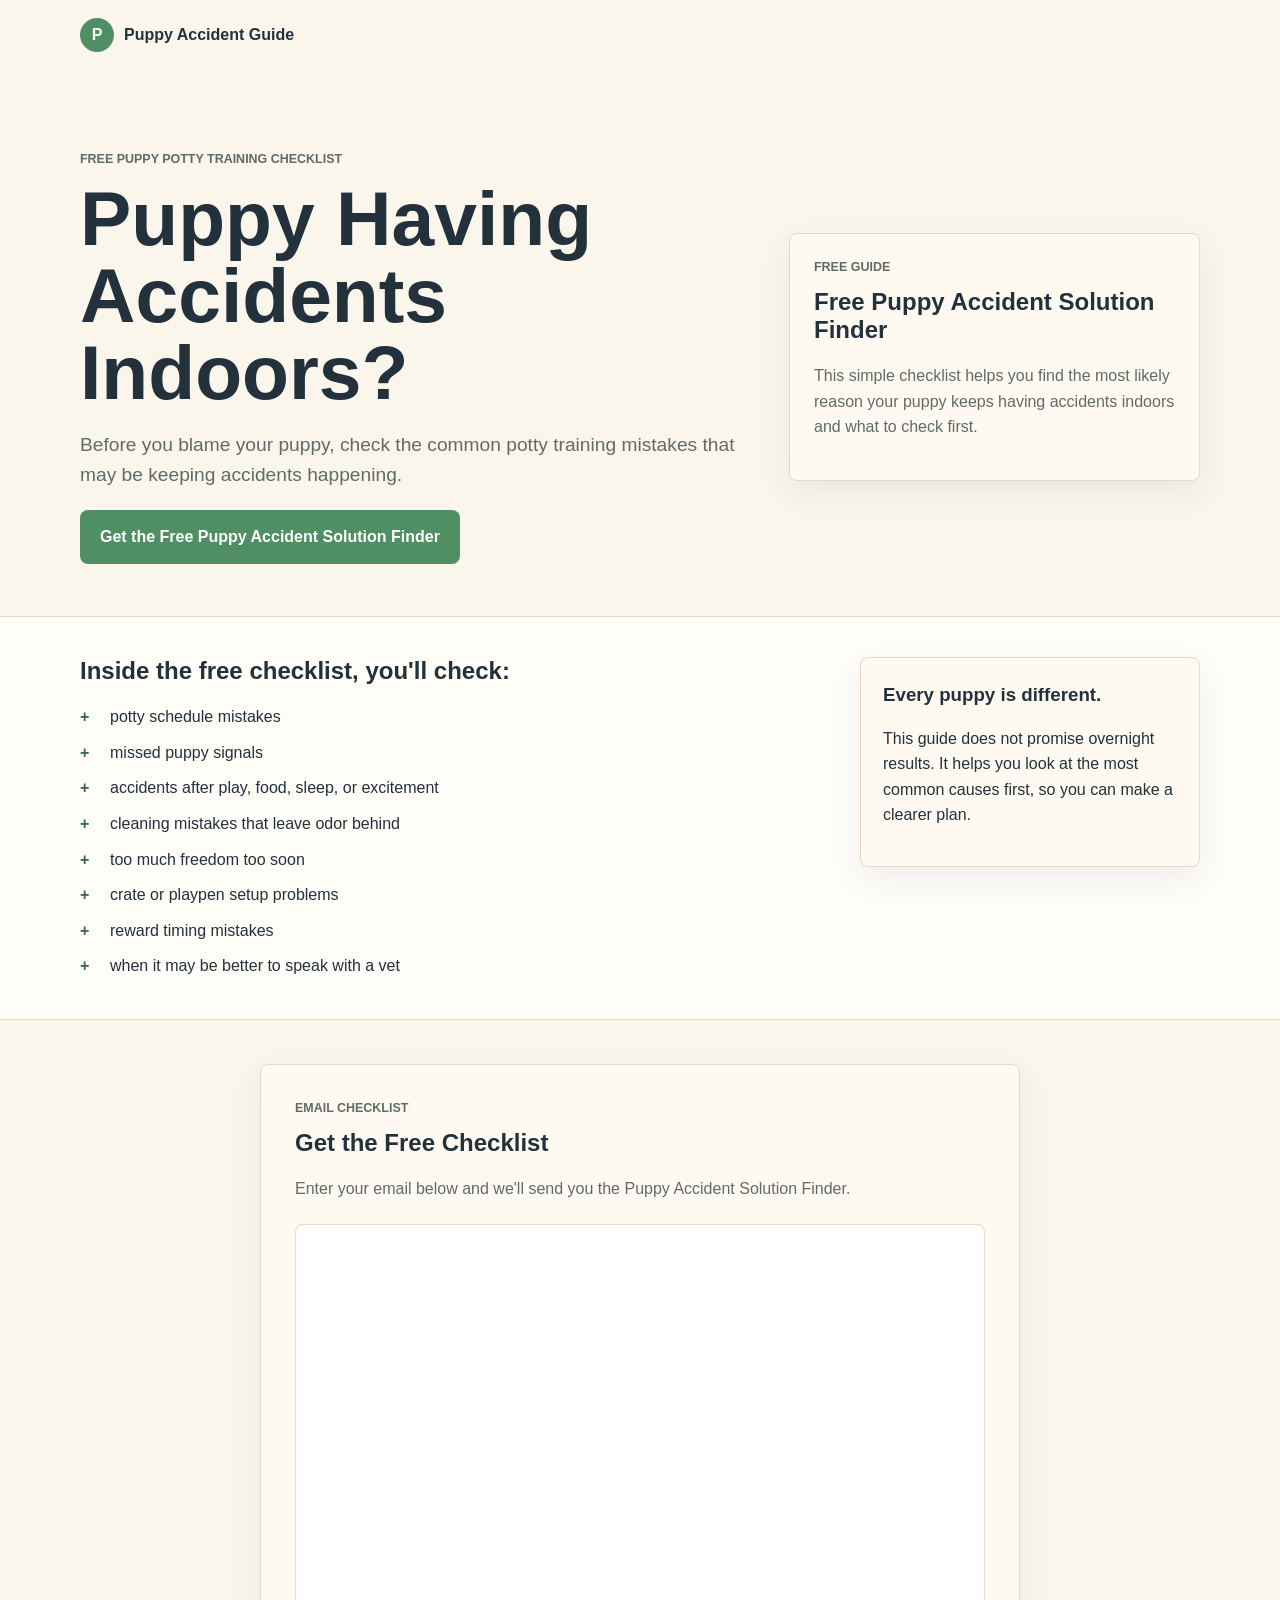
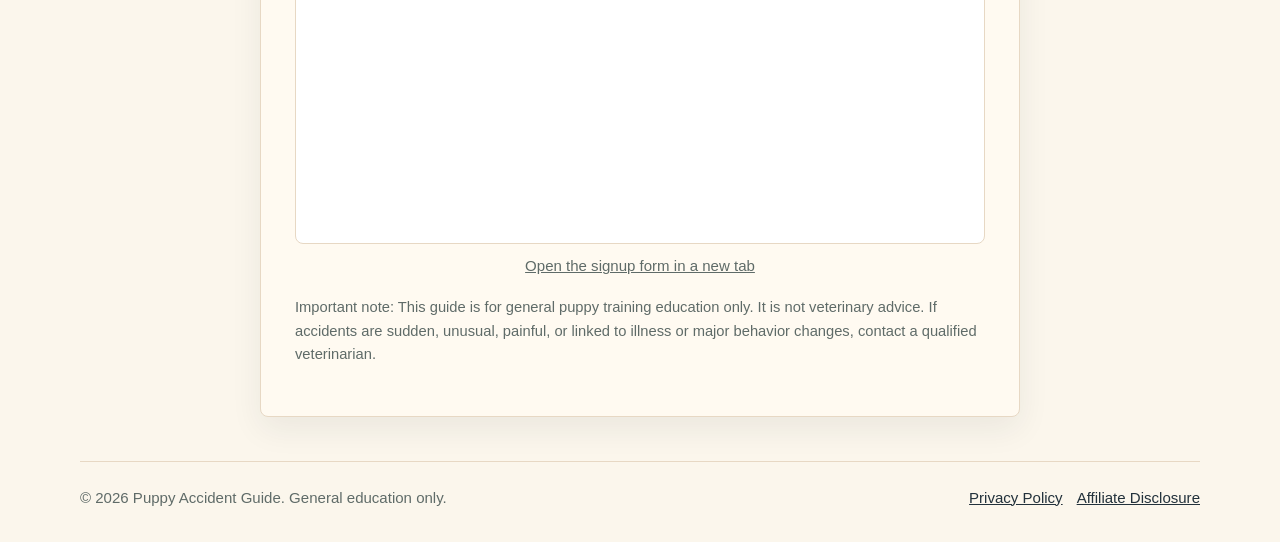
<file: index.html>
<!doctype html>
<html lang="en">
<head>
  <meta charset="utf-8">
  <meta name="viewport" content="width=device-width, initial-scale=1">
  <title>Puppy Accident Guide | Free Puppy Potty Accident Checklist</title>
  <meta name="description" content="Get the free Puppy Accident Solution Finder and check the common potty training mistakes that may be causing indoor accidents.">
  <link rel="stylesheet" href="styles.css">
  <!-- GA4 TAG GOES HERE -->
  <!-- META PIXEL GOES HERE -->
</head>
<body>
  <header class="site-header">
    <a class="brand" href="index.html" aria-label="Puppy Accident Guide home">
      <span class="brand-mark">P</span>
      <span>Puppy Accident Guide</span>
    </a>
  </header>

  <main>
    <section class="hero">
      <div class="hero-content">
        <p class="eyebrow">Free puppy potty training checklist</p>
        <h1>Puppy Having Accidents Indoors?</h1>
        <p class="subtitle">Before you blame your puppy, check the common potty training mistakes that may be keeping accidents happening.</p>
        <a class="button primary" href="#free-checklist" data-lead-click>Get the Free Puppy Accident Solution Finder</a>
      </div>
      <div class="offer-card" aria-label="Free Puppy Accident Solution Finder preview">
        <p class="card-label">Free guide</p>
        <h2>Free Puppy Accident Solution Finder</h2>
        <p>This simple checklist helps you find the most likely reason your puppy keeps having accidents indoors and what to check first.</p>
      </div>
    </section>

    <section class="content-band">
      <div class="section-inner two-column">
        <div>
          <h2>Inside the free checklist, you'll check:</h2>
          <ul class="check-list">
            <li>potty schedule mistakes</li>
            <li>missed puppy signals</li>
            <li>accidents after play, food, sleep, or excitement</li>
            <li>cleaning mistakes that leave odor behind</li>
            <li>too much freedom too soon</li>
            <li>crate or playpen setup problems</li>
            <li>reward timing mistakes</li>
            <li>when it may be better to speak with a vet</li>
          </ul>
        </div>
        <aside class="note-card">
          <h3>Every puppy is different.</h3>
          <p>This guide does not promise overnight results. It helps you look at the most common causes first, so you can make a clearer plan.</p>
        </aside>
      </div>
    </section>

    <section class="form-section" id="free-checklist">
      <div class="form-card" data-lead-form-area>
        <p class="eyebrow">Email checklist</p>
        <h2>Get the Free Checklist</h2>
        <p>Enter your email below and we'll send you the Puppy Accident Solution Finder.</p>
        <!-- BREVO FORM EMBED GOES HERE -->
        <iframe
          class="brevo-form"
          src="https://e4a79429.sibforms.com/serve/[base64]"
          title="Get the Free Puppy Accident Solution Finder"
          loading="lazy">
        </iframe>
        <p class="form-fallback"><a href="https://e4a79429.sibforms.com/serve/[base64]" target="_blank" rel="noopener">Open the signup form in a new tab</a></p>
        <p class="fine-print">Important note: This guide is for general puppy training education only. It is not veterinary advice. If accidents are sudden, unusual, painful, or linked to illness or major behavior changes, contact a qualified veterinarian.</p>
      </div>
    </section>
  </main>

  <footer class="site-footer">
    <p>&copy; 2026 Puppy Accident Guide. General education only.</p>
    <nav aria-label="Footer links">
      <a href="privacy-policy.html">Privacy Policy</a>
      <a href="affiliate-disclosure.html">Affiliate Disclosure</a>
    </nav>
  </footer>

  <script src="script.js"></script>
</body>
</html>
</file>
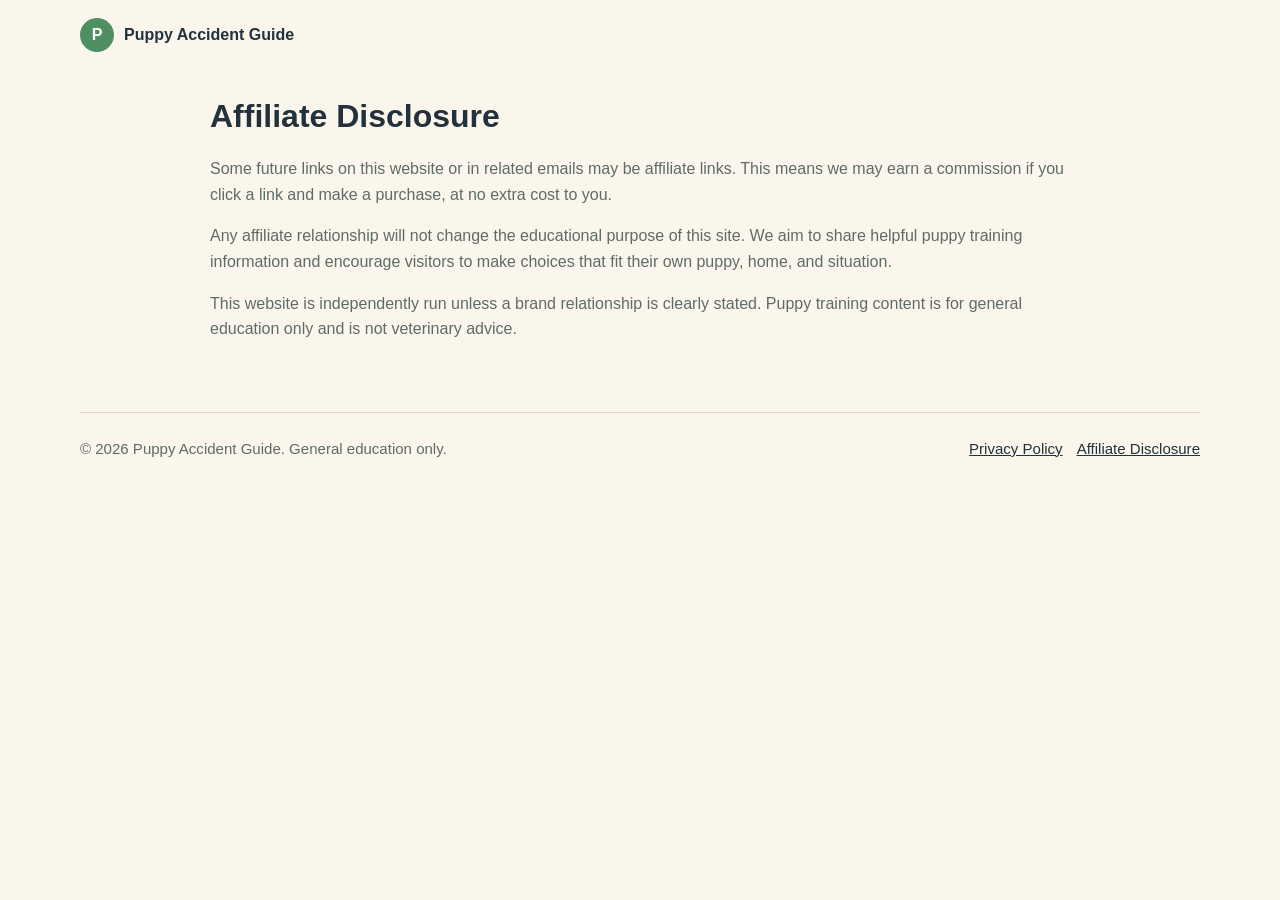
<file: affiliate-disclosure.html>
<!doctype html>
<html lang="en">
<head>
  <meta charset="utf-8">
  <meta name="viewport" content="width=device-width, initial-scale=1">
  <title>Affiliate Disclosure | Puppy Accident Guide</title>
  <meta name="description" content="Affiliate disclosure for Puppy Accident Guide.">
  <link rel="stylesheet" href="styles.css">
  <!-- GA4 TAG GOES HERE -->
  <!-- META PIXEL GOES HERE -->
</head>
<body>
  <header class="site-header">
    <a class="brand" href="index.html" aria-label="Puppy Accident Guide home">
      <span class="brand-mark">P</span>
      <span>Puppy Accident Guide</span>
    </a>
  </header>

  <main class="legal-page">
    <h1>Affiliate Disclosure</h1>
    <p>Some future links on this website or in related emails may be affiliate links. This means we may earn a commission if you click a link and make a purchase, at no extra cost to you.</p>
    <p>Any affiliate relationship will not change the educational purpose of this site. We aim to share helpful puppy training information and encourage visitors to make choices that fit their own puppy, home, and situation.</p>
    <p>This website is independently run unless a brand relationship is clearly stated. Puppy training content is for general education only and is not veterinary advice.</p>
  </main>

  <footer class="site-footer">
    <p>&copy; 2026 Puppy Accident Guide. General education only.</p>
    <nav aria-label="Footer links">
      <a href="privacy-policy.html">Privacy Policy</a>
      <a href="affiliate-disclosure.html">Affiliate Disclosure</a>
    </nav>
  </footer>
</body>
</html>
</file>
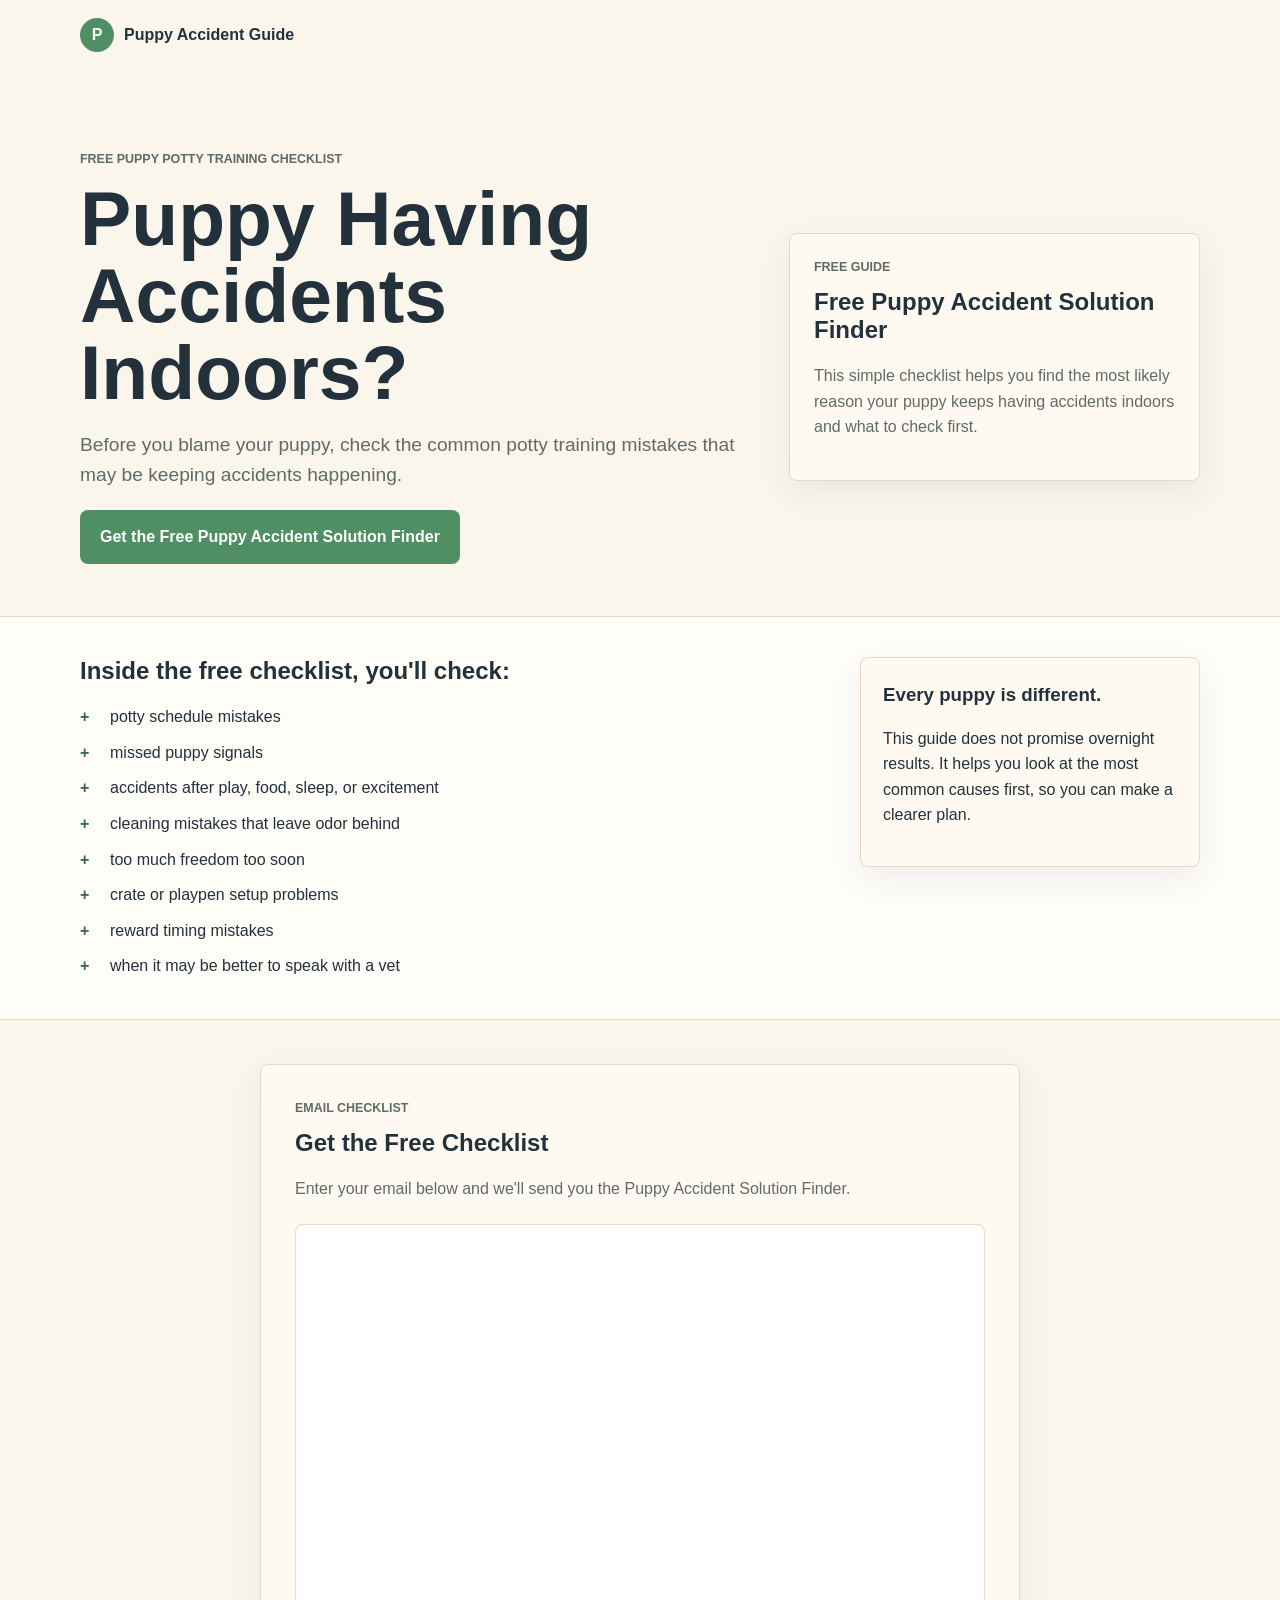
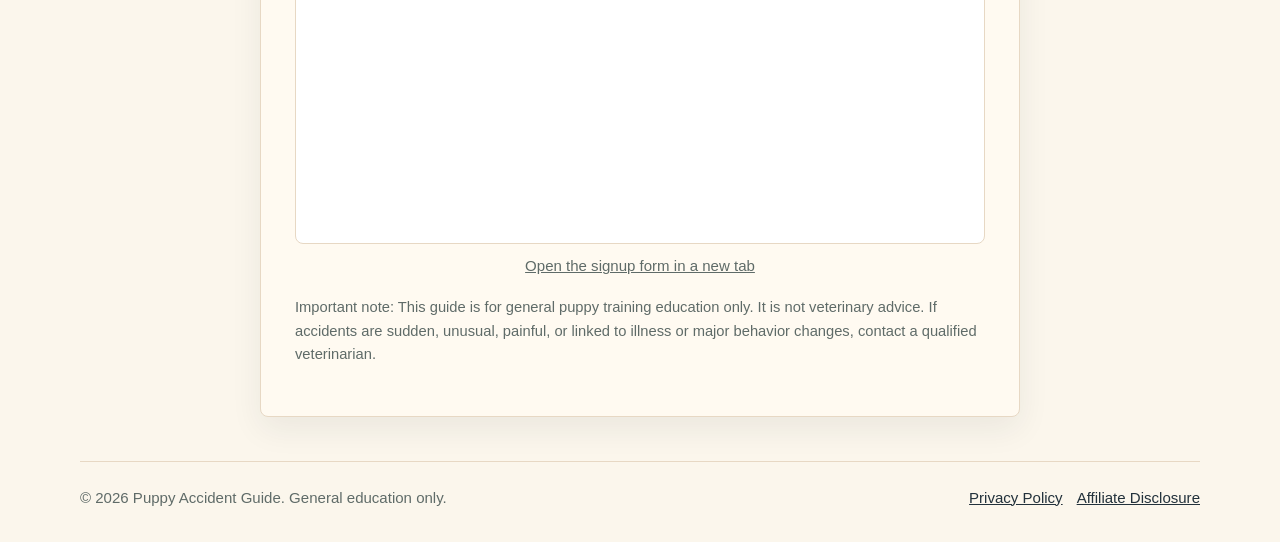
<file: download.html>
<!doctype html>
<html lang="en">
<head>
  <meta charset="utf-8">
  <meta name="viewport" content="width=device-width, initial-scale=1">
  <title>Download Your Checklist | Puppy Accident Guide</title>
  <meta name="description" content="Download the free Puppy Accident Solution Finder checklist.">
  <link rel="stylesheet" href="styles.css">
  <!-- GA4 TAG GOES HERE -->
  <!-- META PIXEL GOES HERE -->
</head>
<body data-page="download">
  <header class="site-header">
    <a class="brand" href="index.html" aria-label="Puppy Accident Guide home">
      <span class="brand-mark">P</span>
      <span>Puppy Accident Guide</span>
    </a>
  </header>

  <main class="page-shell">
    <section class="center-panel">
      <p class="eyebrow">Your free guide</p>
      <h1>Download Your Free Puppy Accident Solution Finder</h1>
      <a class="button primary" id="downloadButton" href="downloads/puppy-accident-solution-finder.pdf" download>Download Checklist PDF</a>
      <p>Keep this checklist saved and use it when accidents happen. The goal is not to blame your puppy. The goal is to find the pattern and fix the routine step by step.</p>
    </section>

    <section class="content-band compact">
      <div class="section-inner">
        <h2>Start here</h2>
        <div class="steps">
          <article>
            <span>1</span>
            <h3>Look for the timing pattern</h3>
            <p>Check whether accidents happen after meals, sleep, play, excitement, or long stretches without a potty break.</p>
          </article>
          <article>
            <span>2</span>
            <h3>Review access and supervision</h3>
            <p>Notice where your puppy has freedom and whether you can see early signs before an accident happens.</p>
          </article>
          <article>
            <span>3</span>
            <h3>Keep health in mind</h3>
            <p>If accidents are sudden, unusual, painful, or linked to illness or major behavior changes, speak with a qualified veterinarian.</p>
          </article>
        </div>
      </div>
    </section>
  </main>

  <footer class="site-footer">
    <p>&copy; 2026 Puppy Accident Guide. General education only.</p>
    <nav aria-label="Footer links">
      <a href="privacy-policy.html">Privacy Policy</a>
      <a href="affiliate-disclosure.html">Affiliate Disclosure</a>
    </nav>
  </footer>

  <script src="script.js"></script>
</body>
</html>
</file>
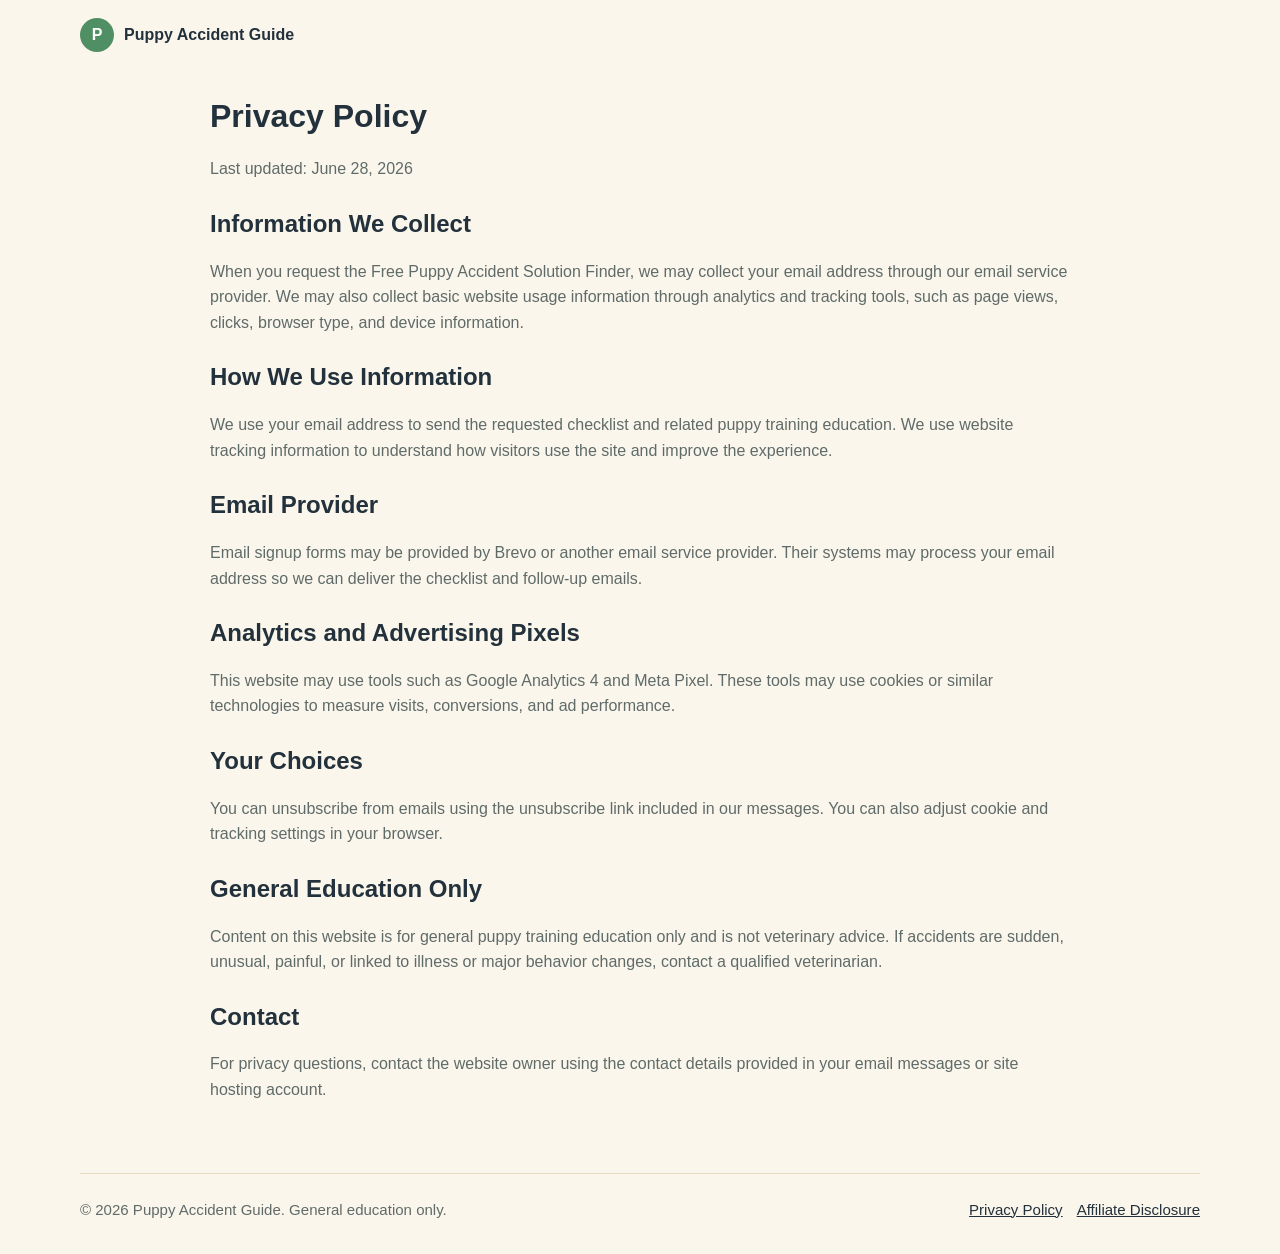
<file: privacy-policy.html>
<!doctype html>
<html lang="en">
<head>
  <meta charset="utf-8">
  <meta name="viewport" content="width=device-width, initial-scale=1">
  <title>Privacy Policy | Puppy Accident Guide</title>
  <meta name="description" content="Privacy policy for Puppy Accident Guide email collection and website tracking.">
  <link rel="stylesheet" href="styles.css">
  <!-- GA4 TAG GOES HERE -->
  <!-- META PIXEL GOES HERE -->
</head>
<body>
  <header class="site-header">
    <a class="brand" href="index.html" aria-label="Puppy Accident Guide home">
      <span class="brand-mark">P</span>
      <span>Puppy Accident Guide</span>
    </a>
  </header>

  <main class="legal-page">
    <h1>Privacy Policy</h1>
    <p>Last updated: June 28, 2026</p>

    <h2>Information We Collect</h2>
    <p>When you request the Free Puppy Accident Solution Finder, we may collect your email address through our email service provider. We may also collect basic website usage information through analytics and tracking tools, such as page views, clicks, browser type, and device information.</p>

    <h2>How We Use Information</h2>
    <p>We use your email address to send the requested checklist and related puppy training education. We use website tracking information to understand how visitors use the site and improve the experience.</p>

    <h2>Email Provider</h2>
    <p>Email signup forms may be provided by Brevo or another email service provider. Their systems may process your email address so we can deliver the checklist and follow-up emails.</p>

    <h2>Analytics and Advertising Pixels</h2>
    <p>This website may use tools such as Google Analytics 4 and Meta Pixel. These tools may use cookies or similar technologies to measure visits, conversions, and ad performance.</p>

    <h2>Your Choices</h2>
    <p>You can unsubscribe from emails using the unsubscribe link included in our messages. You can also adjust cookie and tracking settings in your browser.</p>

    <h2>General Education Only</h2>
    <p>Content on this website is for general puppy training education only and is not veterinary advice. If accidents are sudden, unusual, painful, or linked to illness or major behavior changes, contact a qualified veterinarian.</p>

    <h2>Contact</h2>
    <p>For privacy questions, contact the website owner using the contact details provided in your email messages or site hosting account.</p>
  </main>

  <footer class="site-footer">
    <p>&copy; 2026 Puppy Accident Guide. General education only.</p>
    <nav aria-label="Footer links">
      <a href="privacy-policy.html">Privacy Policy</a>
      <a href="affiliate-disclosure.html">Affiliate Disclosure</a>
    </nav>
  </footer>
</body>
</html>
</file>
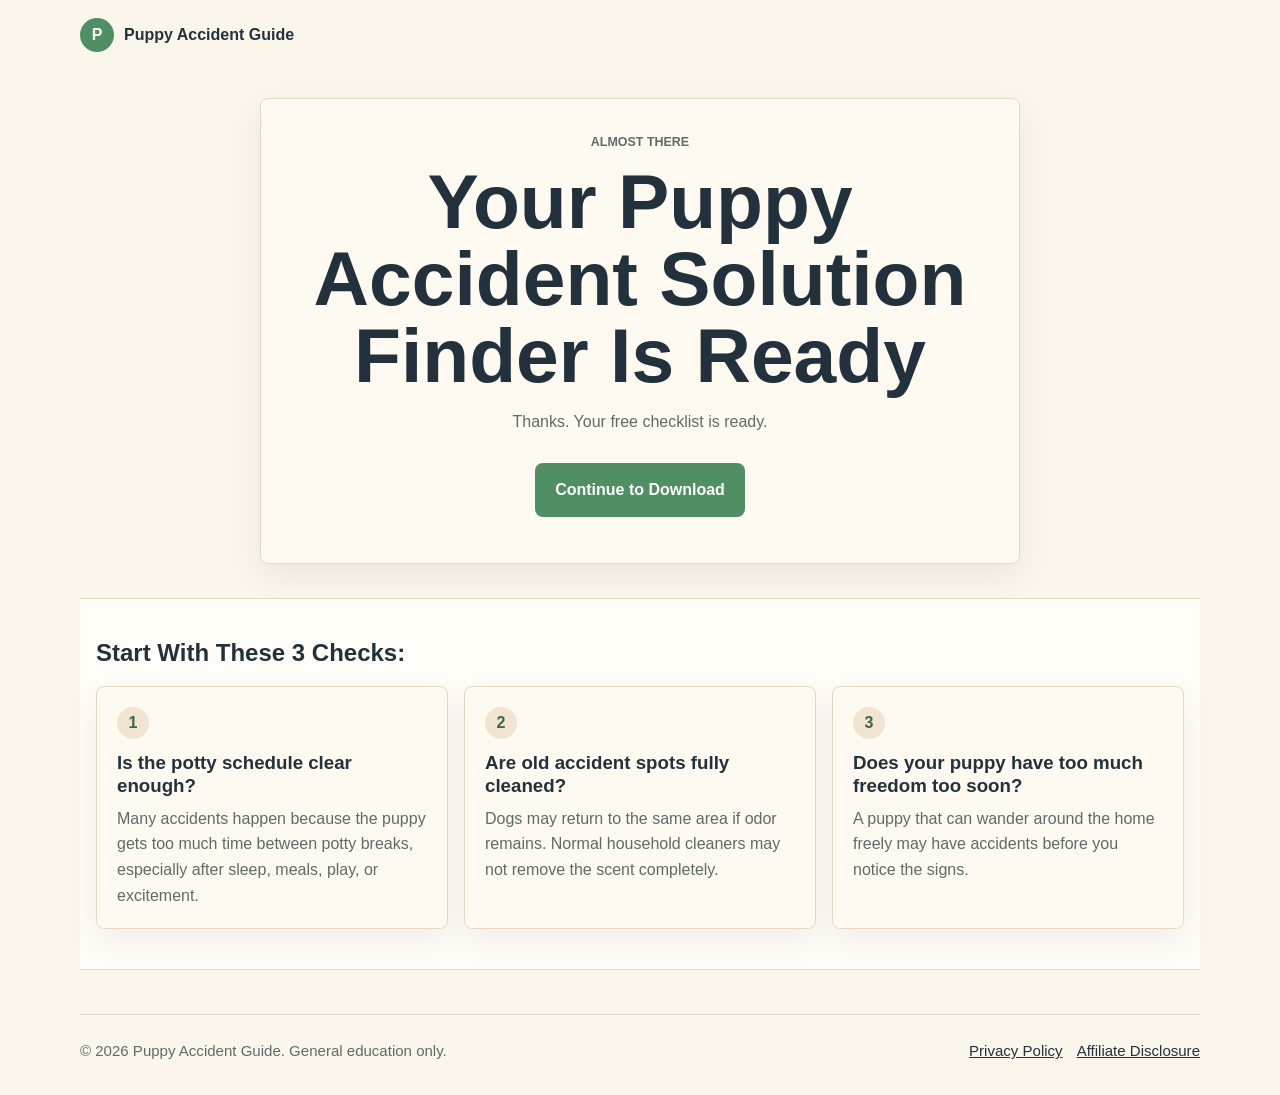
<file: thank-you.html>
<!doctype html>
<html lang="en">
<head>
  <meta charset="utf-8">
  <meta name="viewport" content="width=device-width, initial-scale=1">
  <title>Your Checklist Is Ready | Puppy Accident Guide</title>
  <meta name="description" content="Your free Puppy Accident Solution Finder checklist is ready to download.">
  <link rel="stylesheet" href="styles.css">
  <!-- GA4 TAG GOES HERE -->
  <!-- META PIXEL GOES HERE -->
</head>
<body data-page="thank-you">
  <header class="site-header">
    <a class="brand" href="index.html" aria-label="Puppy Accident Guide home">
      <span class="brand-mark">P</span>
      <span>Puppy Accident Guide</span>
    </a>
  </header>

  <main class="page-shell">
    <section class="center-panel">
      <p class="eyebrow">Almost there</p>
      <h1>Your Puppy Accident Solution Finder Is Ready</h1>
      <p>Thanks. Your free checklist is ready.</p>
      <a class="button primary" href="download.html">Continue to Download</a>
    </section>

    <section class="content-band compact">
      <div class="section-inner">
        <h2>Start With These 3 Checks:</h2>
        <div class="steps">
          <article>
            <span>1</span>
            <h3>Is the potty schedule clear enough?</h3>
            <p>Many accidents happen because the puppy gets too much time between potty breaks, especially after sleep, meals, play, or excitement.</p>
          </article>
          <article>
            <span>2</span>
            <h3>Are old accident spots fully cleaned?</h3>
            <p>Dogs may return to the same area if odor remains. Normal household cleaners may not remove the scent completely.</p>
          </article>
          <article>
            <span>3</span>
            <h3>Does your puppy have too much freedom too soon?</h3>
            <p>A puppy that can wander around the home freely may have accidents before you notice the signs.</p>
          </article>
        </div>
      </div>
    </section>
  </main>

  <footer class="site-footer">
    <p>&copy; 2026 Puppy Accident Guide. General education only.</p>
    <nav aria-label="Footer links">
      <a href="privacy-policy.html">Privacy Policy</a>
      <a href="affiliate-disclosure.html">Affiliate Disclosure</a>
    </nav>
  </footer>

  <script src="script.js"></script>
</body>
</html>
</file>
<file: styles.css>
:root {
  --bg: #fbf6ec;
  --surface: #fffaf1;
  --surface-strong: #f1e4d1;
  --text: #22313b;
  --muted: #5f6b68;
  --cta: #4f8f63;
  --cta-dark: #37694a;
  --line: #e7d8c4;
  --white: #ffffff;
}

* {
  box-sizing: border-box;
}

html {
  scroll-behavior: smooth;
}

body {
  margin: 0;
  background: var(--bg);
  color: var(--text);
  font-family: Arial, Helvetica, sans-serif;
  line-height: 1.6;
}

a {
  color: inherit;
}

.site-header,
.site-footer {
  width: min(1120px, calc(100% - 32px));
  margin: 0 auto;
}

.site-header {
  padding: 18px 0;
}

.brand {
  display: inline-flex;
  align-items: center;
  gap: 10px;
  color: var(--text);
  font-weight: 800;
  text-decoration: none;
}

.brand-mark {
  display: inline-grid;
  width: 34px;
  height: 34px;
  place-items: center;
  border-radius: 50%;
  background: var(--cta);
  color: var(--white);
}

.hero {
  display: grid;
  gap: 24px;
  width: min(1120px, calc(100% - 32px));
  margin: 12px auto 44px;
  padding: 40px 0 8px;
}

.hero-content h1,
.center-panel h1 {
  max-width: 760px;
  margin: 0;
  font-size: clamp(2.25rem, 9vw, 4.8rem);
  line-height: 1;
  letter-spacing: 0;
}

.subtitle,
.hero-content p,
.center-panel p,
.offer-card p,
.form-card p,
.legal-page p {
  color: var(--muted);
}

.subtitle {
  max-width: 720px;
  font-size: 1.2rem;
}

.eyebrow,
.card-label {
  margin: 0 0 10px;
  color: var(--cta-dark);
  font-size: 0.78rem;
  font-weight: 800;
  letter-spacing: 0;
  text-transform: uppercase;
}

.button {
  display: inline-flex;
  align-items: center;
  justify-content: center;
  min-height: 50px;
  padding: 14px 20px;
  border-radius: 8px;
  font-weight: 800;
  text-align: center;
  text-decoration: none;
}

.button.primary {
  background: var(--cta);
  color: var(--white);
}

.button.primary:hover,
.button.primary:focus-visible {
  background: var(--cta-dark);
}

.offer-card,
.note-card,
.form-card,
.center-panel,
.steps article {
  border: 1px solid var(--line);
  border-radius: 8px;
  background: var(--surface);
  box-shadow: 0 12px 32px rgba(34, 49, 59, 0.07);
}

.offer-card {
  padding: 24px;
}

.offer-card h2,
.form-card h2,
.content-band h2,
.legal-page h1 {
  margin-top: 0;
  line-height: 1.15;
}

.content-band {
  padding: 40px 0;
  background: #fffdf8;
  border-top: 1px solid var(--line);
  border-bottom: 1px solid var(--line);
}

.content-band.compact {
  margin-top: 34px;
}

.section-inner,
.form-section,
.page-shell,
.legal-page {
  width: min(1120px, calc(100% - 32px));
  margin: 0 auto;
}

.two-column {
  display: grid;
  gap: 22px;
}

.check-list {
  display: grid;
  gap: 10px;
  margin: 18px 0 0;
  padding: 0;
  list-style: none;
}

.check-list li {
  position: relative;
  padding-left: 30px;
}

.check-list li::before {
  position: absolute;
  left: 0;
  top: 0;
  color: var(--cta-dark);
  content: "+";
  font-weight: 900;
}

.note-card {
  padding: 22px;
}

.note-card h3 {
  margin: 0 0 8px;
}

.form-section {
  padding: 44px 0;
}

.form-card,
.center-panel {
  max-width: 760px;
  margin: 0 auto;
  padding: 24px;
}

.brevo-form {
  display: block;
  width: 100%;
  min-height: 620px;
  margin: 22px 0 10px;
  border: 1px solid var(--line);
  border-radius: 8px;
  background: var(--white);
}

.form-fallback {
  margin: 0 0 18px;
  font-size: 0.94rem;
  text-align: center;
}

.fine-print {
  font-size: 0.92rem;
}

.page-shell {
  padding: 28px 0 44px;
}

.center-panel {
  text-align: center;
}

.center-panel .button {
  margin: 12px 0;
}

.steps {
  display: grid;
  gap: 16px;
}

.steps article {
  padding: 20px;
}

.steps span {
  display: inline-grid;
  width: 32px;
  height: 32px;
  margin-bottom: 12px;
  place-items: center;
  border-radius: 50%;
  background: var(--surface-strong);
  color: var(--cta-dark);
  font-weight: 900;
}

.steps h3 {
  margin: 0 0 8px;
  line-height: 1.25;
}

.steps p {
  margin: 0;
  color: var(--muted);
}

.legal-page {
  max-width: 860px;
  padding: 28px 0 54px;
}

.legal-page h2 {
  margin-top: 28px;
  line-height: 1.2;
}

.site-footer {
  display: grid;
  gap: 12px;
  padding: 24px 0 32px;
  border-top: 1px solid var(--line);
  color: var(--muted);
  font-size: 0.94rem;
}

.site-footer p {
  margin: 0;
}

.site-footer nav {
  display: flex;
  flex-wrap: wrap;
  gap: 14px;
}

.site-footer a {
  color: var(--text);
}

@media (min-width: 760px) {
  .hero {
    grid-template-columns: minmax(0, 1.25fr) minmax(280px, 0.75fr);
    align-items: center;
    padding-top: 68px;
  }

  .two-column {
    grid-template-columns: minmax(0, 1fr) 340px;
    align-items: start;
  }

  .steps {
    grid-template-columns: repeat(3, minmax(0, 1fr));
  }

  .form-card,
  .center-panel {
    padding: 34px;
  }

  .site-footer {
    grid-template-columns: 1fr auto;
    align-items: center;
  }
}
</file>
